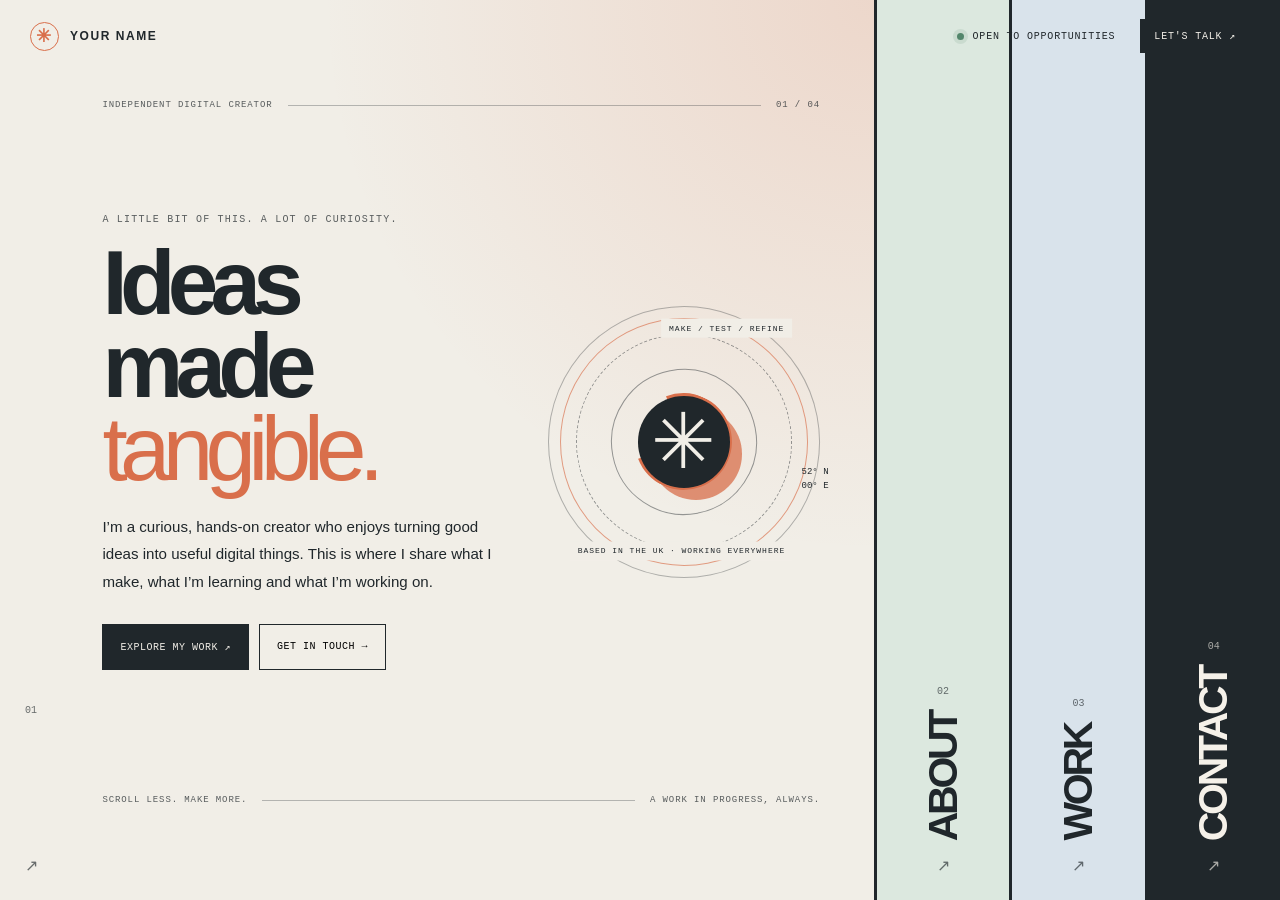
<file: index.html>
<!doctype html>
<html lang="en">
<head>
  <meta charset="utf-8">
  <meta name="viewport" content="width=device-width, initial-scale=1">
  <meta name="theme-color" content="#f1eee7">
  <meta name="description" content="A personal portfolio and collection of projects.">
  <title>Your Name — Portfolio</title>
  <link rel="icon" href="assets/favicon.svg" type="image/svg+xml">
  <link rel="stylesheet" href="assets/style.css">
  <script defer src="assets/site.js"></script>
</head>
<body class="site-body">
  <a class="skip-link" href="#panel-content">Skip to content</a>
  <header class="site-header">
    <a class="wordmark" href="#home" aria-label="Go to home">
      <span class="wordmark-mark" aria-hidden="true">✳</span>
      <span id="brand-name">YOUR NAME</span>
    </a>
    <div class="header-right">
      <span class="availability"><span class="availability-dot"></span><span id="availability-text">OPEN TO OPPORTUNITIES</span></span>
      <a class="header-contact" id="header-email" href="mailto:hello@example.com">LET'S TALK <span aria-hidden="true">↗</span></a>
    </div>
  </header>

  <main class="panels" id="panels" aria-label="Portfolio sections">
    <section class="panel panel-home is-active" id="home" data-panel="home" aria-labelledby="home-tab">
      <button class="panel-tab" id="home-tab" type="button" aria-controls="home-content" aria-expanded="true">
        <span class="tab-number">01</span><span class="tab-label">HOME</span><span class="tab-arrow" aria-hidden="true">↗</span>
      </button>
      <div class="panel-content" id="home-content" tabindex="-1">
        <div class="content-topline"><span id="home-eyebrow">INDEPENDENT DIGITAL CREATOR</span><span class="topline-rule"></span><span>01 / 04</span></div>
        <div class="home-main">
          <div class="home-copy">
            <p class="overline">A LITTLE BIT OF THIS. A LOT OF CURIOSITY.</p>
            <h1 id="home-headline">Ideas made<br><em>tangible.</em></h1>
            <p class="intro" id="home-intro">I’m a curious, hands-on creator who enjoys turning good ideas into useful digital things. This is where I share what I make, what I’m learning and what I’m working on.</p>
            <div class="button-row">
              <button class="button button-dark" type="button" data-open-panel="work">EXPLORE MY WORK <span aria-hidden="true">↗</span></button>
              <button class="button button-outline" type="button" data-open-panel="contact">GET IN TOUCH <span aria-hidden="true">→</span></button>
            </div>
          </div>
          <div class="hero-art" aria-label="Abstract geometric artwork" role="img">
            <div class="hero-art-ring ring-one"></div><div class="hero-art-ring ring-two"></div>
            <div class="hero-art-core">✳</div>
            <span class="art-label art-label-top">MAKE / TEST / REFINE</span>
            <span class="art-label art-label-bottom" id="home-art-caption">BASED IN THE UK · WORKING EVERYWHERE</span>
            <span class="art-coordinate">52° N<br>00° E</span>
          </div>
        </div>
        <div class="home-footer"><span>SCROLL LESS. MAKE MORE.</span><span class="footer-line"></span><span id="home-footer-note">A WORK IN PROGRESS, ALWAYS.</span></div>
      </div>
      <div class="panel-wash" aria-hidden="true"></div>
    </section>

    <section class="panel panel-about" id="about" data-panel="about" aria-labelledby="about-tab">
      <button class="panel-tab" id="about-tab" type="button" aria-controls="about-content" aria-expanded="false">
        <span class="tab-number">02</span><span class="tab-label">ABOUT</span><span class="tab-arrow" aria-hidden="true">↗</span>
      </button>
      <div class="panel-content" id="about-content" tabindex="-1">
        <div class="content-topline"><span id="about-eyebrow">THE PERSON BEHIND THE PROJECTS</span><span class="topline-rule"></span><span>02 / 04</span></div>
        <div class="section-heading-row">
          <p class="section-kicker">A LITTLE CONTEXT</p>
          <h2 id="about-headline">Curious by nature.<br><em>Practical by design.</em></h2>
        </div>
        <div class="about-grid">
          <div class="about-prose" id="about-paragraphs">
            <p>I like understanding how things work, finding a better way to do them and making ideas real. My interests sit somewhere between technology, design and problem-solving.</p>
            <p>This site is a home for the things I build, the skills I’m developing and the projects I’m proud to share.</p>
          </div>
          <aside class="about-side">
            <p class="mini-label">THINGS I ENJOY</p>
            <ul class="tag-list" id="about-tags"><li>Technology</li><li>Design</li><li>Photography</li><li>Problem solving</li><li>Learning</li></ul>
            <div class="about-note"><span class="note-symbol">↳</span><span id="about-note">Always interested in a new challenge and a good conversation.</span></div>
          </aside>
        </div>
        <div class="section-bottom"><span>02 — ABOUT</span><span class="bottom-rule"></span><span>MORE THAN A CV.</span></div>
      </div>
      <div class="panel-wash" aria-hidden="true"></div>
    </section>

    <section class="panel panel-work" id="work" data-panel="work" aria-labelledby="work-tab">
      <button class="panel-tab" id="work-tab" type="button" aria-controls="work-content" aria-expanded="false">
        <span class="tab-number">03</span><span class="tab-label">WORK</span><span class="tab-arrow" aria-hidden="true">↗</span>
      </button>
      <div class="panel-content" id="work-content" tabindex="-1">
        <div class="content-topline"><span id="work-eyebrow">A FEW THINGS I’VE BEEN MAKING</span><span class="topline-rule"></span><span>03 / 04</span></div>
        <div class="work-heading"><div><p class="section-kicker">SELECTED PROJECTS</p><h2 id="work-headline">Made with<br><em>intent.</em></h2></div><p class="work-intro" id="work-intro">A changing collection of experiments, practical builds and creative projects. Some are finished, some are still evolving.</p></div>
        <div class="project-grid" id="project-grid" aria-live="polite"></div>
        <div class="section-bottom"><span>03 — SELECTED WORK</span><span class="bottom-rule"></span><span>GOOD IDEAS DESERVE A GO.</span></div>
      </div>
      <div class="panel-wash" aria-hidden="true"></div>
    </section>

    <section class="panel panel-contact" id="contact" data-panel="contact" aria-labelledby="contact-tab">
      <button class="panel-tab" id="contact-tab" type="button" aria-controls="contact-content" aria-expanded="false">
        <span class="tab-number">04</span><span class="tab-label">CONTACT</span><span class="tab-arrow" aria-hidden="true">↗</span>
      </button>
      <div class="panel-content" id="contact-content" tabindex="-1">
        <div class="content-topline"><span id="contact-eyebrow">SOMETHING IN MIND?</span><span class="topline-rule"></span><span>04 / 04</span></div>
        <div class="contact-main">
          <p class="section-kicker">THE NEXT GOOD THING STARTS SOMEWHERE</p>
          <h2 id="contact-headline">Let's make<br><em>something good.</em></h2>
          <p class="contact-intro" id="contact-intro">Have a project, an idea or just want to say hello? Drop me a message. I’m always happy to hear from interesting people.</p>
          <a class="contact-email" id="contact-email" href="mailto:hello@example.com">hello@example.com <span aria-hidden="true">↗</span></a>
          <div class="social-area"><span class="mini-label">ELSEWHERE ON THE INTERNET</span><div class="social-links" id="social-links"></div></div>
        </div>
        <div class="contact-footer"><span id="contact-footer">THANKS FOR STOPPING BY.</span><span class="footer-line"></span><span>© <span id="year"></span> <span id="footer-brand">YOUR NAME</span></span></div>
      </div>
      <div class="panel-wash" aria-hidden="true"></div>
    </section>
  </main>
  <div class="mobile-hint" aria-hidden="true">TAP A SECTION TO EXPLORE <span>↓</span></div>
  <noscript><p class="noscript">This portfolio needs JavaScript enabled to load its editable content.</p></noscript>
</body>
</html>
</file>
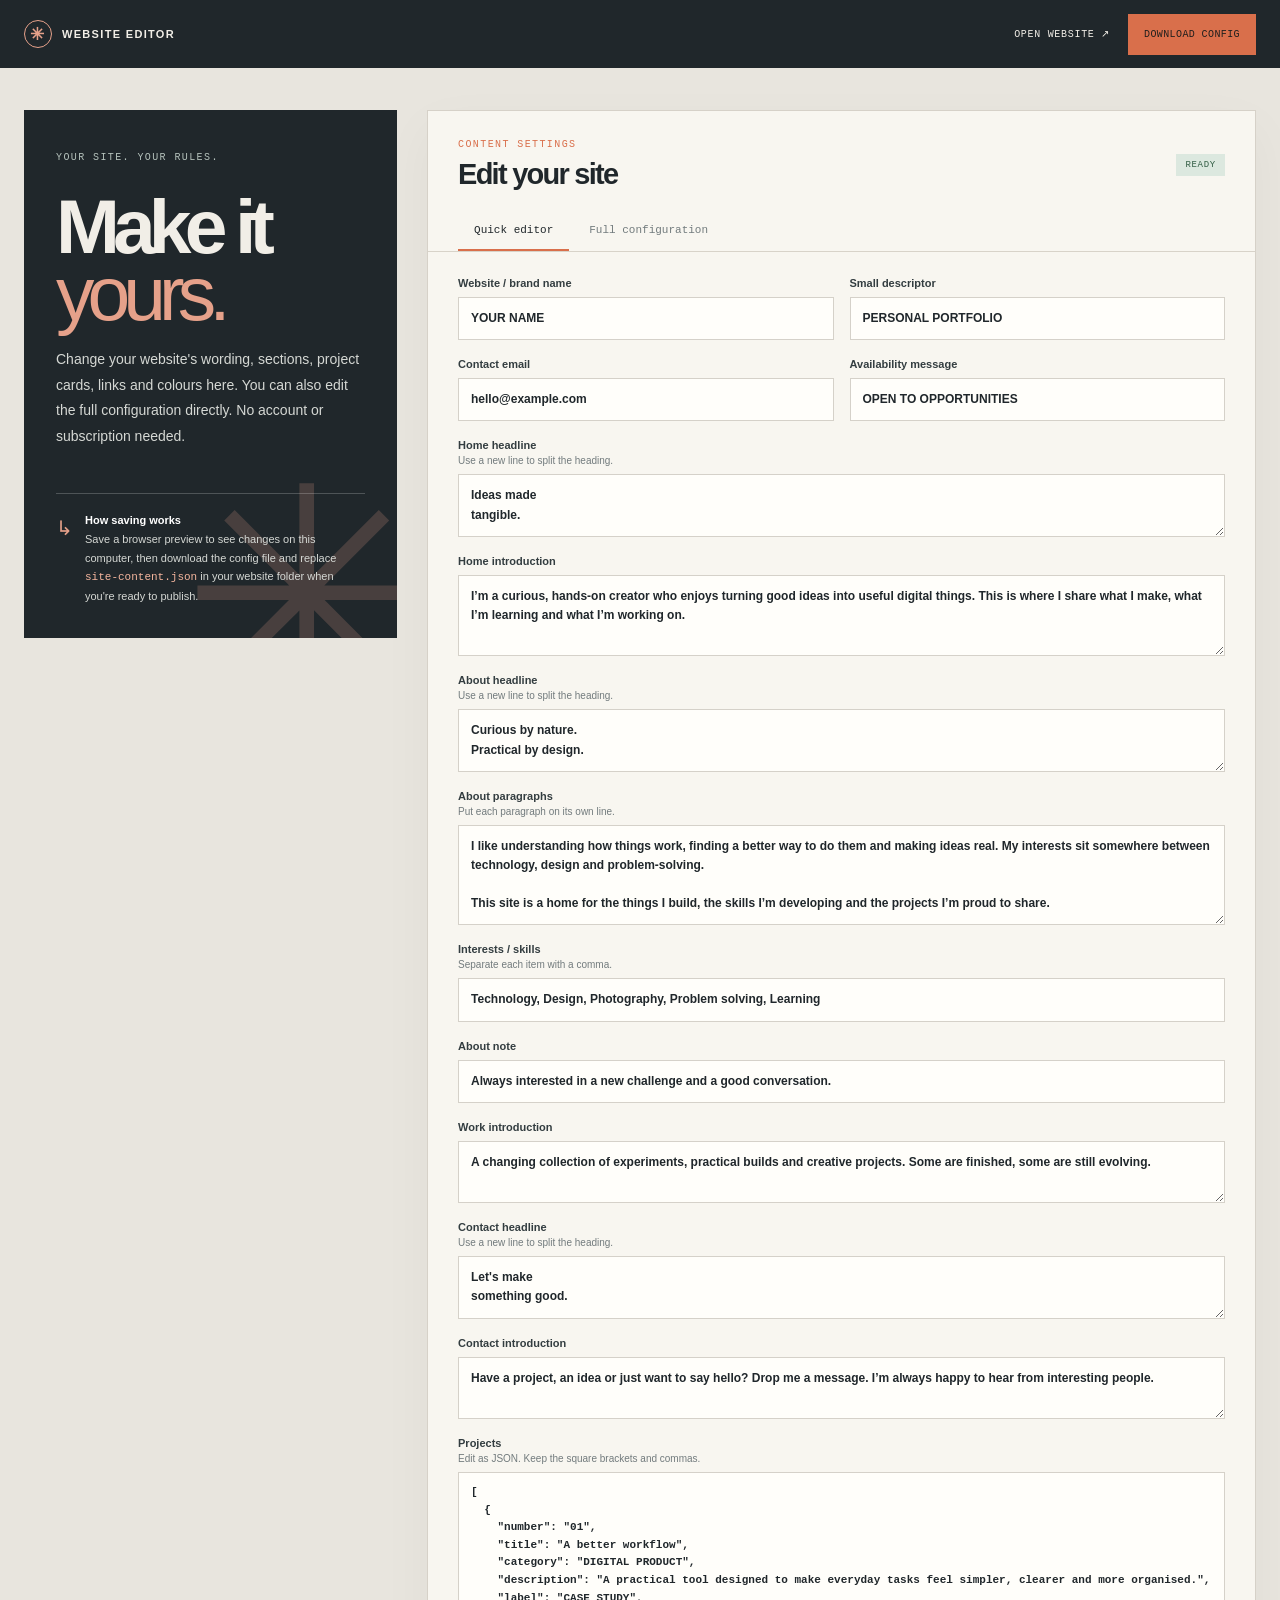
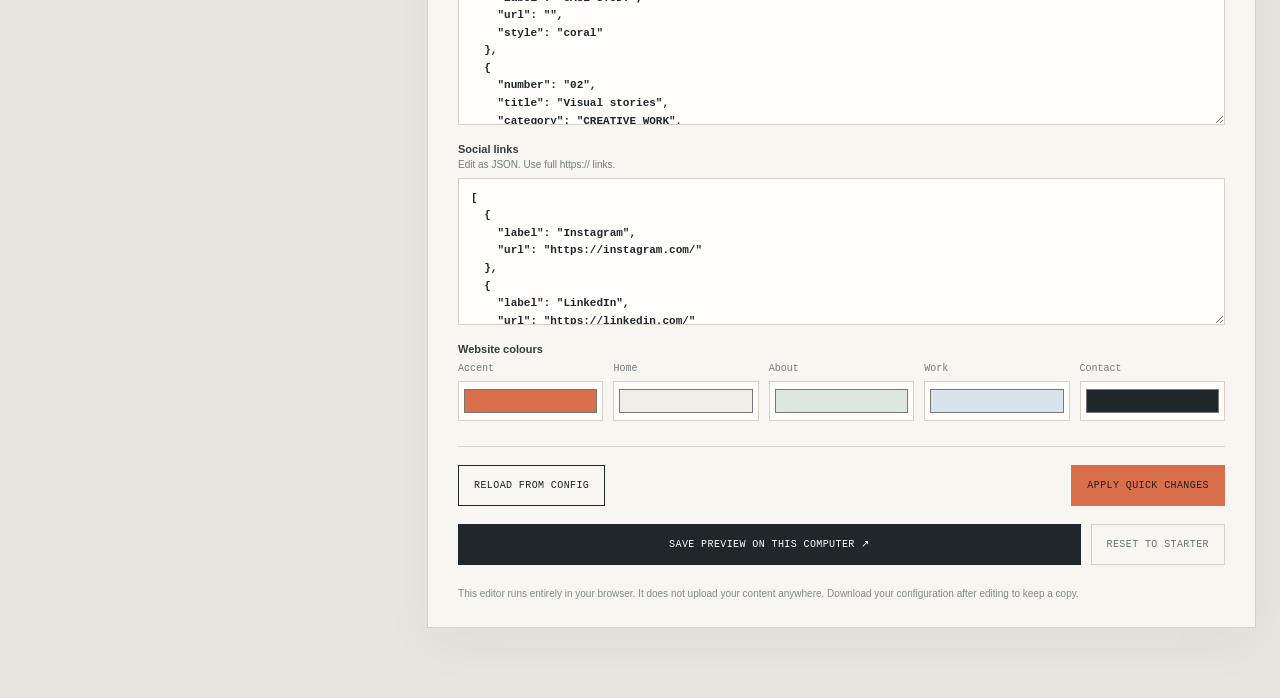
<file: editor.html>
<!doctype html>
<html lang="en">
<head>
  <meta charset="utf-8">
  <meta name="viewport" content="width=device-width, initial-scale=1">
  <meta name="theme-color" content="#20272b">
  <title>Website editor — Your Studio</title>
  <link rel="stylesheet" href="assets/editor.css">
  <script defer src="assets/editor.js"></script>
</head>
<body>
  <header class="editor-header">
    <a class="editor-brand" href="index.html"><span class="editor-mark">✳</span> WEBSITE EDITOR</a>
    <div class="editor-actions"><a class="quiet-link" href="index.html" target="_blank" rel="noopener">OPEN WEBSITE ↗</a><button class="primary-button" id="download-config">DOWNLOAD CONFIG</button></div>
  </header>
  <main class="editor-layout">
    <section class="intro-card">
      <p class="eyebrow">YOUR SITE. YOUR RULES.</p>
      <h1>Make it<br><em>yours.</em></h1>
      <p>Change your website's wording, sections, project cards, links and colours here. You can also edit the full configuration directly. No account or subscription needed.</p>
      <div class="tip"><span>↳</span><span><strong>How saving works</strong><br>Save a browser preview to see changes on this computer, then download the config file and replace <code>site-content.json</code> in your website folder when you're ready to publish.</span></div>
    </section>
    <section class="workbench">
      <div class="workbench-head"><div><p class="eyebrow">CONTENT SETTINGS</p><h2>Edit your site</h2></div><span class="status" id="status">READY</span></div>
      <div class="tabs" role="tablist" aria-label="Editor modes">
        <button class="tab is-selected" id="quick-tab" role="tab" aria-selected="true" aria-controls="quick-panel">Quick editor</button>
        <button class="tab" id="json-tab" role="tab" aria-selected="false" aria-controls="json-panel">Full configuration</button>
      </div>
      <section class="tab-panel" id="quick-panel" role="tabpanel" aria-labelledby="quick-tab">
        <div class="field-grid">
          <label class="field"><span>Website / brand name</span><input id="brand-name" type="text"></label>
          <label class="field"><span>Small descriptor</span><input id="brand-descriptor" type="text"></label>
          <label class="field"><span>Contact email</span><input id="brand-email" type="email"></label>
          <label class="field"><span>Availability message</span><input id="brand-availability" type="text"></label>
          <label class="field full"><span>Home headline <small>Use a new line to split the heading.</small></span><textarea id="home-headline" rows="2"></textarea></label>
          <label class="field full"><span>Home introduction</span><textarea id="home-intro" rows="3"></textarea></label>
          <label class="field full"><span>About headline <small>Use a new line to split the heading.</small></span><textarea id="about-headline" rows="2"></textarea></label>
          <label class="field full"><span>About paragraphs <small>Put each paragraph on its own line.</small></span><textarea id="about-paragraphs" rows="4"></textarea></label>
          <label class="field full"><span>Interests / skills <small>Separate each item with a comma.</small></span><input id="about-tags" type="text"></label>
          <label class="field full"><span>About note</span><input id="about-note" type="text"></label>
          <label class="field full"><span>Work introduction</span><textarea id="work-intro" rows="2"></textarea></label>
          <label class="field full"><span>Contact headline <small>Use a new line to split the heading.</small></span><textarea id="contact-headline" rows="2"></textarea></label>
          <label class="field full"><span>Contact introduction</span><textarea id="contact-intro" rows="2"></textarea></label>
          <label class="field full"><span>Projects <small>Edit as JSON. Keep the square brackets and commas.</small></span><textarea id="projects-json" class="code-field" rows="13" spellcheck="false"></textarea></label>
          <label class="field full"><span>Social links <small>Edit as JSON. Use full https:// links.</small></span><textarea id="socials-json" class="code-field" rows="7" spellcheck="false"></textarea></label>
          <div class="field full"><span>Website colours</span><div class="colour-grid">
            <label>Accent <input id="theme-accent" type="color"></label>
            <label>Home <input id="theme-home" type="color"></label>
            <label>About <input id="theme-about" type="color"></label>
            <label>Work <input id="theme-work" type="color"></label>
            <label>Contact <input id="theme-contact" type="color"></label>
          </div></div>
        </div>
        <div class="editor-footer"><button class="secondary-button" id="reload-quick">RELOAD FROM CONFIG</button><button class="primary-button" id="apply-quick">APPLY QUICK CHANGES</button></div>
      </section>
      <section class="tab-panel" id="json-panel" role="tabpanel" aria-labelledby="json-tab" hidden>
        <p class="panel-help">This is the entire site content file. You can edit any text, label, link, card or colour. This is the most powerful editing option. Be careful to keep the JSON punctuation valid.</p>
        <textarea id="full-json" class="code-field json-editor" spellcheck="false" aria-label="Full site configuration"></textarea>
        <div class="editor-footer"><label class="secondary-button import-button">IMPORT CONFIG<input type="file" id="import-config" accept=".json,application/json" hidden></label><button class="secondary-button" id="format-json">FORMAT JSON</button><button class="primary-button" id="apply-json">APPLY CONFIG</button></div>
      </section>
      <div class="bottom-actions"><button class="preview-button" id="save-preview">SAVE PREVIEW ON THIS COMPUTER ↗</button><button class="reset-button" id="reset-config">RESET TO STARTER</button></div>
      <p class="editor-footnote">This editor runs entirely in your browser. It does not upload your content anywhere. Download your configuration after editing to keep a copy.</p>
    </section>
  </main>
  <div class="toast" id="toast" role="status" aria-live="polite"></div>
</body>
</html>
</file>
<file: assets/style.css>
:root {
  --ink: #20272b;
  --paper: #f1eee7;
  --accent: #d96f4b;
  --home-bg: #f1eee7;
  --about-bg: #dce8df;
  --work-bg: #d9e3eb;
  --contact-bg: #20272b;
  --home-text: #20272b;
  --about-text: #20272b;
  --work-text: #20272b;
  --contact-text: #f5f1e9;
  --mono: 'Courier New', monospace;
  --sans: 'Arial', 'Helvetica Neue', sans-serif;
  --ease: cubic-bezier(.7, 0, .2, 1);
  --soft-ease: cubic-bezier(.16, 1, .3, 1);
}
* { box-sizing: border-box; }
html, body { width: 100%; height: 100%; margin: 0; }
body { overflow: hidden; background: var(--ink); color: var(--ink); font-family: var(--sans); -webkit-font-smoothing: antialiased; }
a { color: inherit; text-decoration: none; }
button { font: inherit; }
button:focus-visible, a:focus-visible { outline: 3px solid var(--accent); outline-offset: 4px; }
.skip-link { position: fixed; top: 8px; left: 8px; z-index: 99; padding: 10px 14px; background: var(--ink); color: white; transform: translateY(-150%); }
.skip-link:focus { transform: translateY(0); }
.site-header { position: fixed; z-index: 20; top: 0; left: 0; right: 0; height: 72px; display: flex; align-items: center; justify-content: space-between; padding: 0 30px; pointer-events: none; }
.site-header a, .site-header .availability { pointer-events: auto; }
.wordmark { display: inline-flex; align-items: center; gap: 11px; color: var(--ink); font-size: 12px; font-weight: 800; letter-spacing: .13em; }
.wordmark-mark { display: grid; width: 29px; height: 29px; place-items: center; border: 1px solid currentColor; border-radius: 50%; font-size: 18px; color: var(--accent); }
.header-right { display: flex; align-items: center; gap: 25px; font-family: var(--mono); font-size: 10px; letter-spacing: .08em; }
.availability { display: inline-flex; align-items: center; gap: 9px; }
.availability-dot { width: 7px; height: 7px; background: #53866b; border-radius: 50%; box-shadow: 0 0 0 4px #53866b22; }
.header-contact { padding: 11px 14px; background: var(--ink); color: var(--paper); transition: transform .2s, background .2s; }
.header-contact:hover { transform: translateY(-2px); background: var(--accent); }
.panels { position: fixed; inset: 0; display: flex; overflow: hidden; background: var(--ink); }
.panel { position: relative; isolation: isolate; min-width: 0; flex: 1 1 0; overflow: hidden; color: var(--panel-text); background: var(--panel-bg); transition: flex-grow .88s var(--ease); }
.panel-home { --panel-bg: var(--home-bg); --panel-text: var(--home-text); }
.panel-about { --panel-bg: var(--about-bg); --panel-text: var(--about-text); }
.panel-work { --panel-bg: var(--work-bg); --panel-text: var(--work-text); }
.panel-contact { --panel-bg: var(--contact-bg); --panel-text: var(--contact-text); }
.panel + .panel { border-left: 3px solid var(--ink); }
.panel.is-active { flex-grow: 6.6; }
.panel:not(.is-active):hover { flex-grow: 1.18; }
.panel-wash { position: absolute; z-index: -1; inset: 0; pointer-events: none; opacity: 0; background: radial-gradient(circle at 100% 0, color-mix(in srgb, var(--accent) 18%, transparent), transparent 44%); transition: opacity .7s; }
.panel.is-active .panel-wash { opacity: 1; }
.panel-tab { position: absolute; z-index: 5; left: 0; bottom: 0; width: 100%; height: 100%; padding: 25px 0; border: 0; display: flex; flex-direction: column; align-items: center; justify-content: flex-end; gap: 15px; cursor: pointer; color: inherit; background: transparent; }
.panel.is-active .panel-tab { width: 62px; height: 100%; align-items: center; justify-content: flex-end; padding: 25px 0; }
.tab-number { font-family: var(--mono); font-size: 10px; opacity: .65; }
.tab-label { writing-mode: vertical-rl; transform: rotate(180deg); font-size: clamp(27px, 3.2vw, 51px); font-weight: 800; letter-spacing: -.08em; line-height: .9; transition: opacity .25s; }
.tab-arrow { font-size: 16px; opacity: .65; }
.panel.is-active .tab-label { opacity: 0; }
.panel.is-active .panel-tab { pointer-events: none; }
.panel-content { position: absolute; inset: 0; overflow-y: auto; overflow-x: hidden; padding: 100px clamp(25px, 4.2vw, 68px) 34px clamp(78px, 8vw, 124px); opacity: 0; visibility: hidden; pointer-events: none; scrollbar-width: thin; scrollbar-color: color-mix(in srgb, var(--panel-text) 35%, transparent) transparent; transition: opacity .25s, visibility 0s .25s; }
.panel.is-active .panel-content { opacity: 1; visibility: visible; pointer-events: auto; transition: opacity .55s .28s, visibility 0s; }
.content-topline, .home-footer, .section-bottom, .contact-footer { display: flex; align-items: center; gap: 15px; font-family: var(--mono); font-size: 9px; letter-spacing: .1em; opacity: .73; }
.topline-rule, .footer-line, .bottom-rule { height: 1px; flex: 1; background: currentColor; opacity: .4; }
.home-main { min-height: min(680px, calc(100vh - 215px)); display: grid; grid-template-columns: minmax(0, 1.2fr) minmax(210px, .8fr); gap: clamp(20px, 3vw, 55px); align-items: center; padding: 20px 0 36px; }
.home-copy { position: relative; z-index: 2; }
.overline, .section-kicker, .mini-label { margin: 0 0 17px; font-family: var(--mono); font-size: 10px; letter-spacing: .12em; opacity: .72; }
h1, h2, h3, p { margin-top: 0; }
h1, h2 { margin-bottom: 23px; font-size: clamp(48px, 7.1vw, 112px); line-height: .91; letter-spacing: -.085em; font-weight: 700; }
h1 em, h2 em { color: var(--accent); font-weight: 500; font-style: normal; }
.intro { max-width: 490px; margin-bottom: 29px; font-size: clamp(14px, 1.18vw, 17px); line-height: 1.8; }
.button-row { display: flex; flex-wrap: wrap; gap: 10px; }
.button { min-height: 46px; padding: 0 17px; border: 1px solid var(--ink); font-family: var(--mono); font-size: 10px; letter-spacing: .05em; cursor: pointer; transition: transform .18s, background .18s, color .18s; }
.button:hover { transform: translateY(-3px); }
.button-dark { color: var(--paper); background: var(--ink); }
.button-dark:hover { background: var(--accent); border-color: var(--accent); }
.button-outline { background: transparent; }
.button-outline:hover { background: var(--ink); color: var(--paper); }
.hero-art { position: relative; justify-self: center; width: min(100%, 350px); aspect-ratio: 1; border: 1px solid color-mix(in srgb, var(--ink) 32%, transparent); border-radius: 50%; display: grid; place-items: center; transform: rotate(-11deg); }
.hero-art::before, .hero-art::after { position: absolute; content: ''; border: 1px dashed color-mix(in srgb, var(--ink) 45%, transparent); border-radius: 50%; inset: 10%; }
.hero-art::after { inset: 23%; border-style: solid; }
.hero-art-ring { position: absolute; inset: 4%; border-radius: 50%; border: 1px solid color-mix(in srgb, var(--accent) 65%, transparent); }
.ring-two { inset: 32%; border-width: 8px; border-color: var(--accent); border-left-color: transparent; transform: rotate(35deg); }
.hero-art-core { width: 34%; aspect-ratio: 1; display: grid; place-items: center; border-radius: 50%; color: var(--paper); background: var(--ink); font-size: clamp(45px, 6vw, 85px); transform: rotate(11deg); box-shadow: 12px 12px 0 color-mix(in srgb, var(--accent) 75%, transparent); }
.art-label { position: absolute; z-index: 2; padding: 5px 8px; background: var(--panel-bg); font-family: var(--mono); font-size: 8px; letter-spacing: .12em; transform: rotate(11deg); }
.art-label-top { top: 8%; right: 2%; }
.art-label-bottom { bottom: 7%; left: 0; }
.art-coordinate { position: absolute; bottom: 22%; right: 0; font-family: var(--mono); font-size: 9px; line-height: 1.5; transform: rotate(11deg); }
.home-footer { margin-top: 5px; }
.section-heading-row { margin: clamp(30px, 6vh, 70px) 0 28px; }
.section-heading-row h2 { font-size: clamp(42px, 6.3vw, 90px); }
.about-grid { display: grid; grid-template-columns: minmax(0, 1.2fr) minmax(180px, .8fr); gap: clamp(22px, 5vw, 75px); align-items: start; }
.about-prose { max-width: 570px; font-size: clamp(14px, 1.22vw, 17px); line-height: 1.9; }
.about-prose p + p { margin-top: 18px; }
.about-side { padding-top: 4px; }
.tag-list { display: flex; flex-wrap: wrap; gap: 8px; margin: 0; padding: 0; list-style: none; }
.tag-list li { padding: 9px 11px; border: 1px solid color-mix(in srgb, var(--ink) 65%, transparent); font-family: var(--mono); font-size: 10px; transition: background .15s, transform .15s; }
.tag-list li:hover { background: var(--panel-bg); transform: translateY(-2px); }
.about-note { display: flex; gap: 10px; margin-top: 32px; padding-top: 14px; border-top: 1px solid color-mix(in srgb, var(--ink) 28%, transparent); font-size: 12px; line-height: 1.6; }
.note-symbol { color: var(--accent); font-size: 19px; }
.section-bottom { margin-top: 38px; }
.work-heading { display: flex; justify-content: space-between; gap: 25px; align-items: end; margin: 28px 0 30px; }
.work-heading h2 { margin: 0; font-size: clamp(42px, 6vw, 82px); }
.work-intro { width: min(300px, 37%); margin: 0 0 5px; font-size: 13px; line-height: 1.7; }
.project-grid { display: grid; grid-template-columns: repeat(3, minmax(0, 1fr)); gap: 13px; }
.project-card { min-width: 0; border: 1px solid color-mix(in srgb, var(--ink) 45%, transparent); background: color-mix(in srgb, var(--panel-bg) 78%, white); box-shadow: 5px 5px 0 color-mix(in srgb, var(--ink) 13%, transparent); transition: transform .2s, box-shadow .2s; }
.project-card:hover { transform: translateY(-5px); box-shadow: 8px 10px 0 color-mix(in srgb, var(--ink) 16%, transparent); }
.project-graphic { position: relative; min-height: 135px; overflow: hidden; display: grid; place-items: center; background: #d96f4b; }
.project-blue .project-graphic { background: #68869a; }
.project-green .project-graphic { background: #78977f; }
.project-gold .project-graphic { background: #c4a86f; }
.graphic-number { position: absolute; top: 12px; left: 13px; color: #20272b; font-family: var(--mono); font-size: 10px; }
.graphic-shape { display: grid; width: 76px; height: 76px; place-items: center; border: 1px solid #20272b; border-radius: 50%; color: #20272b; font-size: 53px; transform: rotate(-13deg); transition: transform .5s var(--soft-ease); }
.project-card:hover .graphic-shape { transform: rotate(27deg) scale(1.12); }
.project-copy { padding: 17px 15px 15px; }
.project-category { margin-bottom: 9px; font-family: var(--mono); font-size: 9px; letter-spacing: .09em; opacity: .68; }
.project-copy h3 { margin-bottom: 9px; font-size: clamp(17px, 1.65vw, 23px); line-height: 1.1; letter-spacing: -.05em; }
.project-description { min-height: 65px; margin-bottom: 15px; font-size: 11px; line-height: 1.6; opacity: .82; }
.project-link { display: inline-flex; align-items: center; min-height: 29px; padding-top: 6px; border-top: 1px solid currentColor; font-family: var(--mono); font-size: 9px; letter-spacing: .05em; }
.project-link[href]:hover { color: var(--accent); }
.contact-main { min-height: min(680px, calc(100vh - 225px)); display: flex; flex-direction: column; align-items: flex-start; justify-content: center; padding: 30px 0 55px; }
.panel-contact h2 { margin: 0 0 23px; font-size: clamp(53px, 8vw, 122px); }
.panel-contact h2 em { color: #e8a184; }
.contact-intro { max-width: 475px; font-size: 14px; line-height: 1.8; opacity: .78; }
.contact-email { display: inline-flex; align-items: center; gap: 18px; margin: 22px 0 42px; padding-bottom: 10px; border-bottom: 2px solid #e8a184; font-size: clamp(22px, 3vw, 38px); font-weight: 600; letter-spacing: -.06em; transition: color .2s; }
.contact-email:hover { color: #e8a184; }
.contact-email span { font-size: .65em; }
.social-area { width: min(100%, 470px); }
.social-links { display: flex; flex-wrap: wrap; gap: 9px 22px; }
.social-links a { padding: 7px 0; border-bottom: 1px solid #ffffff55; font-family: var(--mono); font-size: 11px; transition: color .2s, border-color .2s; }
.social-links a:hover { color: #e8a184; border-color: #e8a184; }
.contact-footer { color: var(--contact-text); }
.mobile-hint { display: none; }
.noscript, .load-error { position: fixed; z-index: 100; left: 12px; right: 12px; bottom: 12px; padding: 12px 15px; background: #fff0d5; color: #362414; font: 13px var(--mono); }

@media (max-width: 1050px) and (min-width: 761px) {
  .panel-content { padding-right: 25px; padding-left: 78px; }
  .home-main { grid-template-columns: 1fr; align-content: center; }
  .hero-art { position: absolute; width: 220px; right: 8%; bottom: 13%; opacity: .28; }
  .project-grid { grid-template-columns: 1fr; }
  .project-card { display: grid; grid-template-columns: 120px 1fr; }
  .project-graphic { min-height: 100%; }
  .project-description { min-height: 0; }
}

@media (max-width: 760px) {
  html, body { height: 100%; }
  .site-header { height: 55px; padding: 0 15px; background: var(--paper); }
  .wordmark { font-size: 10px; }
  .wordmark-mark { width: 25px; height: 25px; }
  .header-right { gap: 10px; font-size: 8px; }
  .availability { display: none; }
  .header-contact { padding: 9px 10px; }
  .panels { top: 55px; flex-direction: column; }
  .panel { flex: 0 0 56px; min-height: 56px; overflow: hidden; transition: flex-basis .55s var(--ease); }
  .panel + .panel { border-left: 0; border-top: 2px solid var(--ink); }
  .panel.is-active { flex: 1 1 auto; min-height: 0; }
  .panel:not(.is-active):hover { flex: 0 0 56px; }
  .panel-tab, .panel.is-active .panel-tab { inset: 0 0 auto 0; width: 100%; height: 56px; padding: 0 17px; flex-direction: row; justify-content: flex-start; gap: 12px; align-items: center; pointer-events: auto; }
  .panel.is-active .panel-tab { pointer-events: none; }
  .tab-number { font-size: 9px; }
  .tab-label, .panel.is-active .tab-label { writing-mode: horizontal-tb; transform: none; opacity: 1; font-size: 19px; letter-spacing: -.05em; }
  .tab-arrow { margin-left: auto; }
  .panel.is-active .tab-arrow { transform: rotate(45deg); }
  .panel-content { inset: 56px 0 0; padding: 25px 20px 23px; }
  .content-topline { font-size: 8px; }
  .home-main { min-height: auto; grid-template-columns: minmax(0, 1fr); padding: 40px 0 28px; }
  h1, h2 { font-size: clamp(51px, 14vw, 76px); }
  .intro { max-width: 520px; font-size: 13px; }
  .hero-art { position: absolute; right: -60px; top: 44px; width: 190px; opacity: .15; pointer-events: none; }
  .home-footer, .section-bottom, .contact-footer { font-size: 7px; gap: 8px; }
  .section-heading-row { margin: 38px 0 24px; }
  .section-heading-row h2 { font-size: clamp(42px, 11vw, 65px); }
  .about-grid { grid-template-columns: 1fr; gap: 23px; }
  .about-prose { font-size: 13px; }
  .about-note { margin-top: 20px; }
  .work-heading { display: block; margin: 28px 0 22px; }
  .work-heading h2 { font-size: 56px; }
  .work-intro { width: 100%; margin-top: 15px; font-size: 12px; }
  .project-grid { grid-template-columns: 1fr; gap: 12px; }
  .project-card { display: grid; grid-template-columns: 112px minmax(0, 1fr); }
  .project-graphic { min-height: 100%; }
  .graphic-shape { width: 54px; height: 54px; font-size: 37px; }
  .project-copy { padding: 12px; }
  .project-copy h3 { font-size: 17px; }
  .project-description { min-height: 0; font-size: 10px; margin-bottom: 9px; }
  .project-link { font-size: 8px; }
  .section-bottom { margin-top: 25px; }
  .contact-main { min-height: auto; padding: 55px 0 40px; }
  .panel-contact h2 { font-size: clamp(52px, 14vw, 76px); }
  .contact-intro { font-size: 13px; }
  .contact-email { font-size: clamp(21px, 6.4vw, 32px); margin: 17px 0 34px; }
  .contact-footer { margin-top: 18px; }
  .mobile-hint { position: fixed; z-index: 22; right: 14px; bottom: 10px; display: flex; align-items: center; gap: 7px; padding: 7px 9px; background: var(--ink); color: var(--paper); font: 8px var(--mono); letter-spacing: .06em; opacity: .75; pointer-events: none; }
}

@media (prefers-reduced-motion: reduce) {
  *, *::before, *::after { scroll-behaviour: auto !important; animation-duration: .01ms !important; animation-iteration-count: 1 !important; transition-duration: .01ms !important; }
}
</file>
<file: assets/editor.css>
:root { --ink:#20272b; --paper:#f1eee7; --accent:#d96f4b; --line:#d8d3c9; --muted:#727b7d; --mono:'Courier New',monospace; --sans:'Arial','Helvetica Neue',sans-serif; }
* { box-sizing:border-box; }
body { margin:0; min-height:100vh; background:#e8e5de; color:var(--ink); font-family:var(--sans); }
button,input,textarea { font:inherit; }
button { cursor:pointer; }
.editor-header { height:68px; padding:0 max(24px,calc((100vw - 1320px)/2)); display:flex; align-items:center; justify-content:space-between; background:var(--ink); color:var(--paper); }
.editor-brand { display:flex; align-items:center; gap:10px; color:inherit; font-size:11px; font-weight:800; letter-spacing:.12em; text-decoration:none; }
.editor-mark { display:grid; width:28px; height:28px; place-items:center; border:1px solid #e6a18a; border-radius:50%; color:#e6a18a; font-size:17px; }
.editor-actions { display:flex; align-items:center; gap:18px; }
.quiet-link { color:var(--paper); font:10px var(--mono); letter-spacing:.07em; text-decoration:none; }
.primary-button,.secondary-button,.preview-button,.reset-button { min-height:41px; padding:0 15px; border:1px solid var(--ink); font:10px var(--mono); letter-spacing:.04em; transition:transform .15s,background .15s,color .15s; }
.primary-button { background:var(--accent); border-color:var(--accent); color:#201f1d; }
.primary-button:hover,.preview-button:hover { transform:translateY(-2px); background:#e78b6c; }
.secondary-button { background:transparent; color:var(--ink); }
.secondary-button:hover,.reset-button:hover { transform:translateY(-2px); background:var(--ink); color:white; }
.editor-layout { width:min(1320px,calc(100% - 48px)); margin:42px auto 70px; display:grid; grid-template-columns:minmax(250px,.72fr) minmax(0,1.6fr); gap:30px; align-items:start; }
.intro-card { position:sticky; top:25px; padding:32px; background:var(--ink); color:var(--paper); min-height:500px; overflow:hidden; }
.intro-card::after { content:'✳'; position:absolute; right:-35px; bottom:-110px; color:#e6a18a; opacity:.2; font-size:300px; line-height:1; }
.eyebrow { font:10px var(--mono); letter-spacing:.14em; color:#b5c2bc; }
.intro-card h1 { margin:30px 0 20px; font-size:clamp(55px,6vw,84px); line-height:.87; letter-spacing:-.09em; }
.intro-card h1 em { color:#e6a18a; font-style:normal; font-weight:500; }
.intro-card > p:not(.eyebrow) { max-width:360px; color:#d5d8d4; font-size:14px; line-height:1.85; }
.tip { position:relative; z-index:1; display:flex; gap:12px; margin-top:43px; padding-top:17px; border-top:1px solid #ffffff35; color:#d5d8d4; font-size:11px; line-height:1.7; }
.tip > span:first-child { color:#e6a18a; font-size:20px; }
.tip strong { color:white; }
.tip code { color:#f5b69e; }
.workbench { background:#f8f6f0; border:1px solid #d6d1c8; box-shadow:0 18px 50px #2530370a; }
.workbench-head { padding:28px 30px 20px; display:flex; justify-content:space-between; align-items:center; }
.workbench-head .eyebrow { margin:0 0 8px; color:var(--accent); }
.workbench-head h2 { margin:0; font-size:29px; letter-spacing:-.06em; }
.status { padding:6px 9px; background:#dce8df; color:#315c43; font:9px var(--mono); letter-spacing:.08em; }
.tabs { display:flex; gap:4px; padding:0 30px; border-bottom:1px solid var(--line); }
.tab { padding:13px 16px; border:0; border-bottom:2px solid transparent; background:transparent; color:var(--muted); font:11px var(--mono); }
.tab.is-selected { border-bottom-color:var(--accent); color:var(--ink); }
.tab-panel { padding:25px 30px 0; }
.field-grid { display:grid; grid-template-columns:1fr 1fr; gap:18px 16px; }
.field { display:flex; min-width:0; flex-direction:column; gap:8px; color:#333d40; font-size:11px; font-weight:700; }
.field > span small { display:block; margin-top:4px; color:var(--muted); font-size:10px; font-weight:400; }
.field.full { grid-column:1/-1; }
input[type=text],input[type=email],textarea { width:100%; border:1px solid #d5d1c9; border-radius:0; padding:11px 12px; color:var(--ink); background:#fffefa; outline:none; font-size:12px; line-height:1.6; }
input:focus,textarea:focus { border-color:var(--accent); box-shadow:0 0 0 2px #d96f4b22; }
textarea { resize:vertical; }
.code-field { font-family:var(--mono); font-size:11px; tab-size:2; white-space:pre; }
.colour-grid { display:grid; grid-template-columns:repeat(5,1fr); gap:10px; }
.colour-grid label { display:flex; flex-direction:column; gap:7px; color:var(--muted); font:10px var(--mono); }
.colour-grid input { width:100%; height:40px; padding:3px; border:1px solid #d5d1c9; background:#fffefa; }
.editor-footer { display:flex; justify-content:space-between; gap:9px; margin-top:25px; padding:18px 0; border-top:1px solid var(--line); }
.panel-help { margin:0 0 15px; color:#667174; font-size:12px; line-height:1.7; }
.json-editor { min-height:590px; line-height:1.65; }
.import-button { display:inline-flex; align-items:center; justify-content:center; cursor:pointer; }
.bottom-actions { display:flex; gap:10px; padding:0 30px 20px; }
.preview-button { flex:1; background:var(--ink); color:white; border-color:var(--ink); }
.reset-button { border-color:#d5d1c9; color:#697376; background:transparent; }
.editor-footnote { margin:0; padding:0 30px 25px; color:#818987; font-size:10px; line-height:1.7; }
.toast { position:fixed; z-index:9; right:22px; bottom:22px; max-width:min(420px,calc(100vw - 44px)); padding:13px 16px; background:var(--ink); color:#fff; font:11px var(--mono); box-shadow:0 8px 35px #0002; opacity:0; transform:translateY(12px); pointer-events:none; transition:opacity .2s,transform .2s; }
.toast.is-visible { opacity:1; transform:translateY(0); }
@media(max-width:850px) { .editor-layout { grid-template-columns:1fr; } .intro-card { position:relative; min-height:auto; } .intro-card h1 { margin:20px 0 12px; } .tip { margin-top:22px; } }
@media(max-width:600px) { .editor-header { height:auto; min-height:62px; padding:12px 16px; gap:12px; } .editor-actions { gap:10px; } .quiet-link { display:none; } .primary-button { padding:0 10px; font-size:9px; } .editor-layout { width:calc(100% - 22px); margin:15px auto 35px; gap:14px; } .intro-card { padding:23px; } .workbench-head { padding:22px 18px 16px; } .tabs { padding:0 18px; } .tab-panel { padding:20px 18px 0; } .field-grid { grid-template-columns:1fr; } .field.full { grid-column:auto; } .colour-grid { grid-template-columns:repeat(3,1fr); } .editor-footer { flex-wrap:wrap; } .bottom-actions { padding:0 18px 18px; flex-direction:column; } .editor-footnote { padding:0 18px 20px; } .json-editor { min-height:430px; } }
</file>
